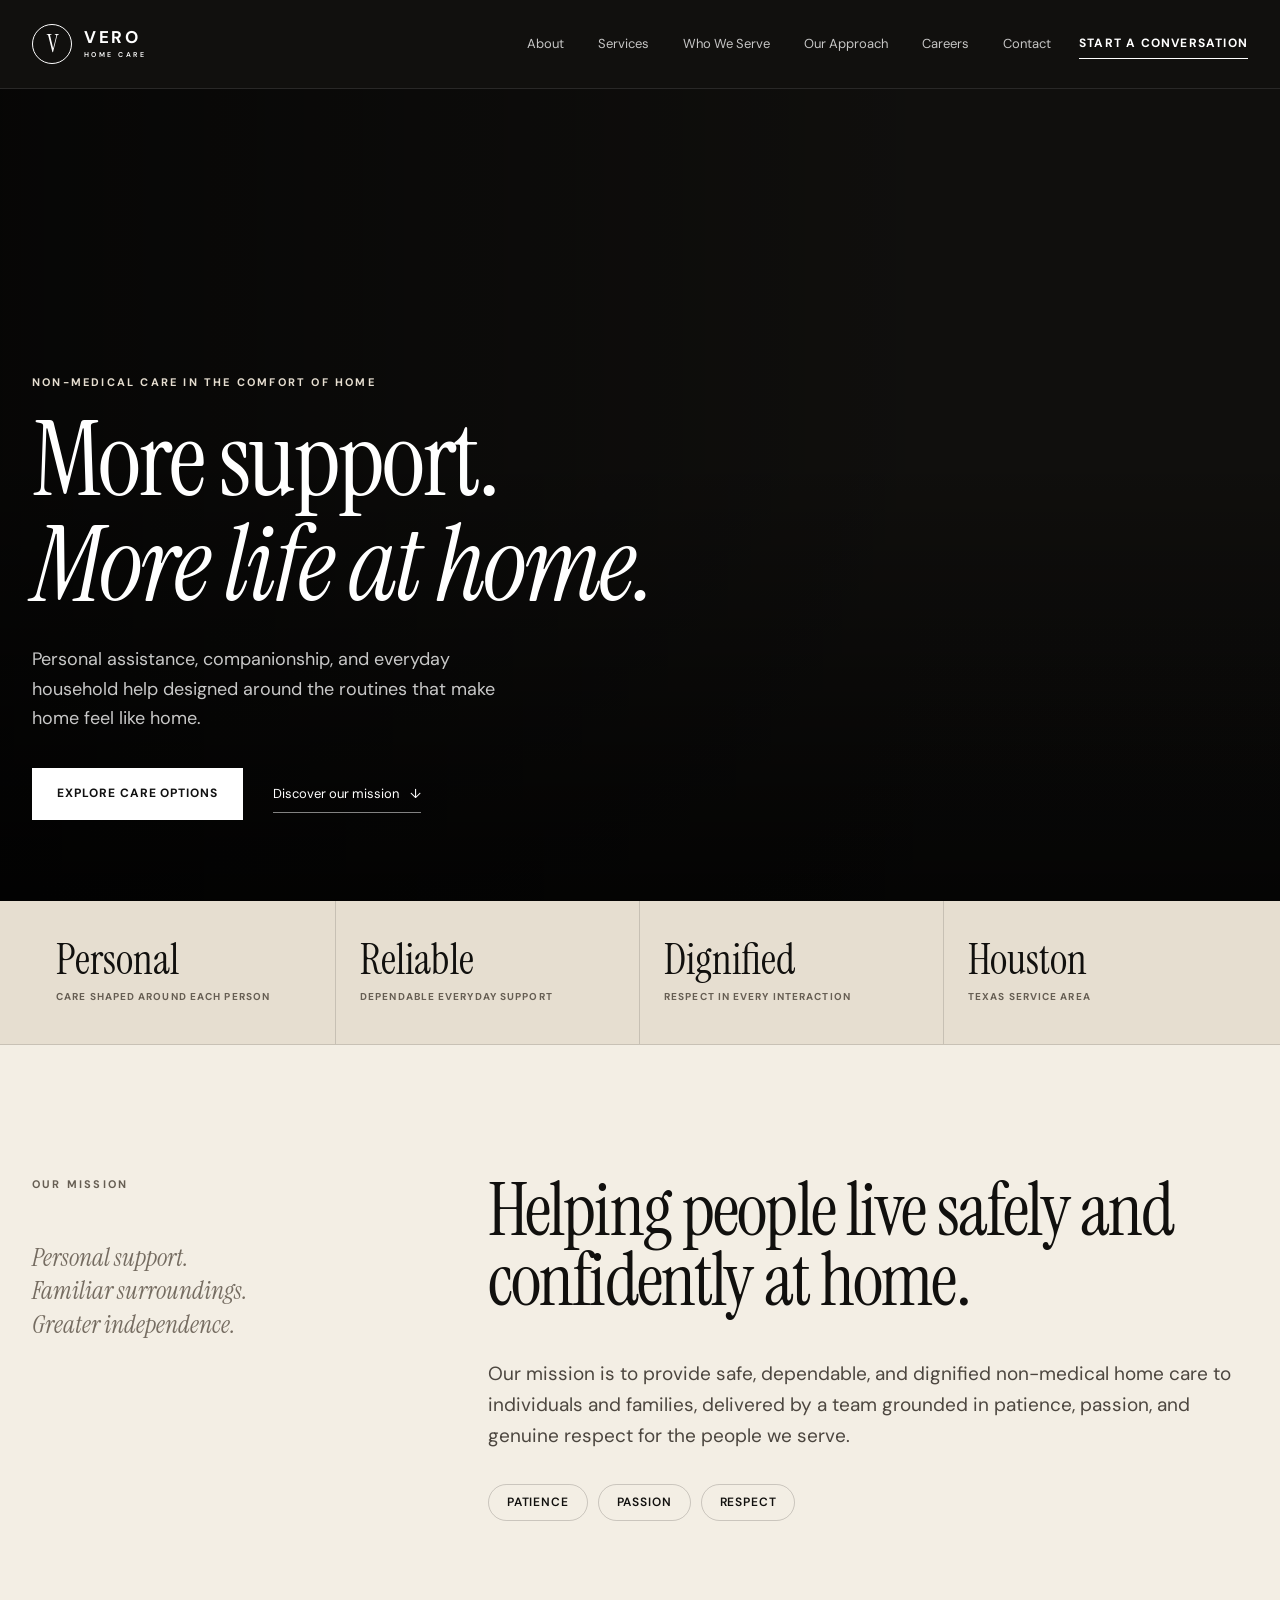
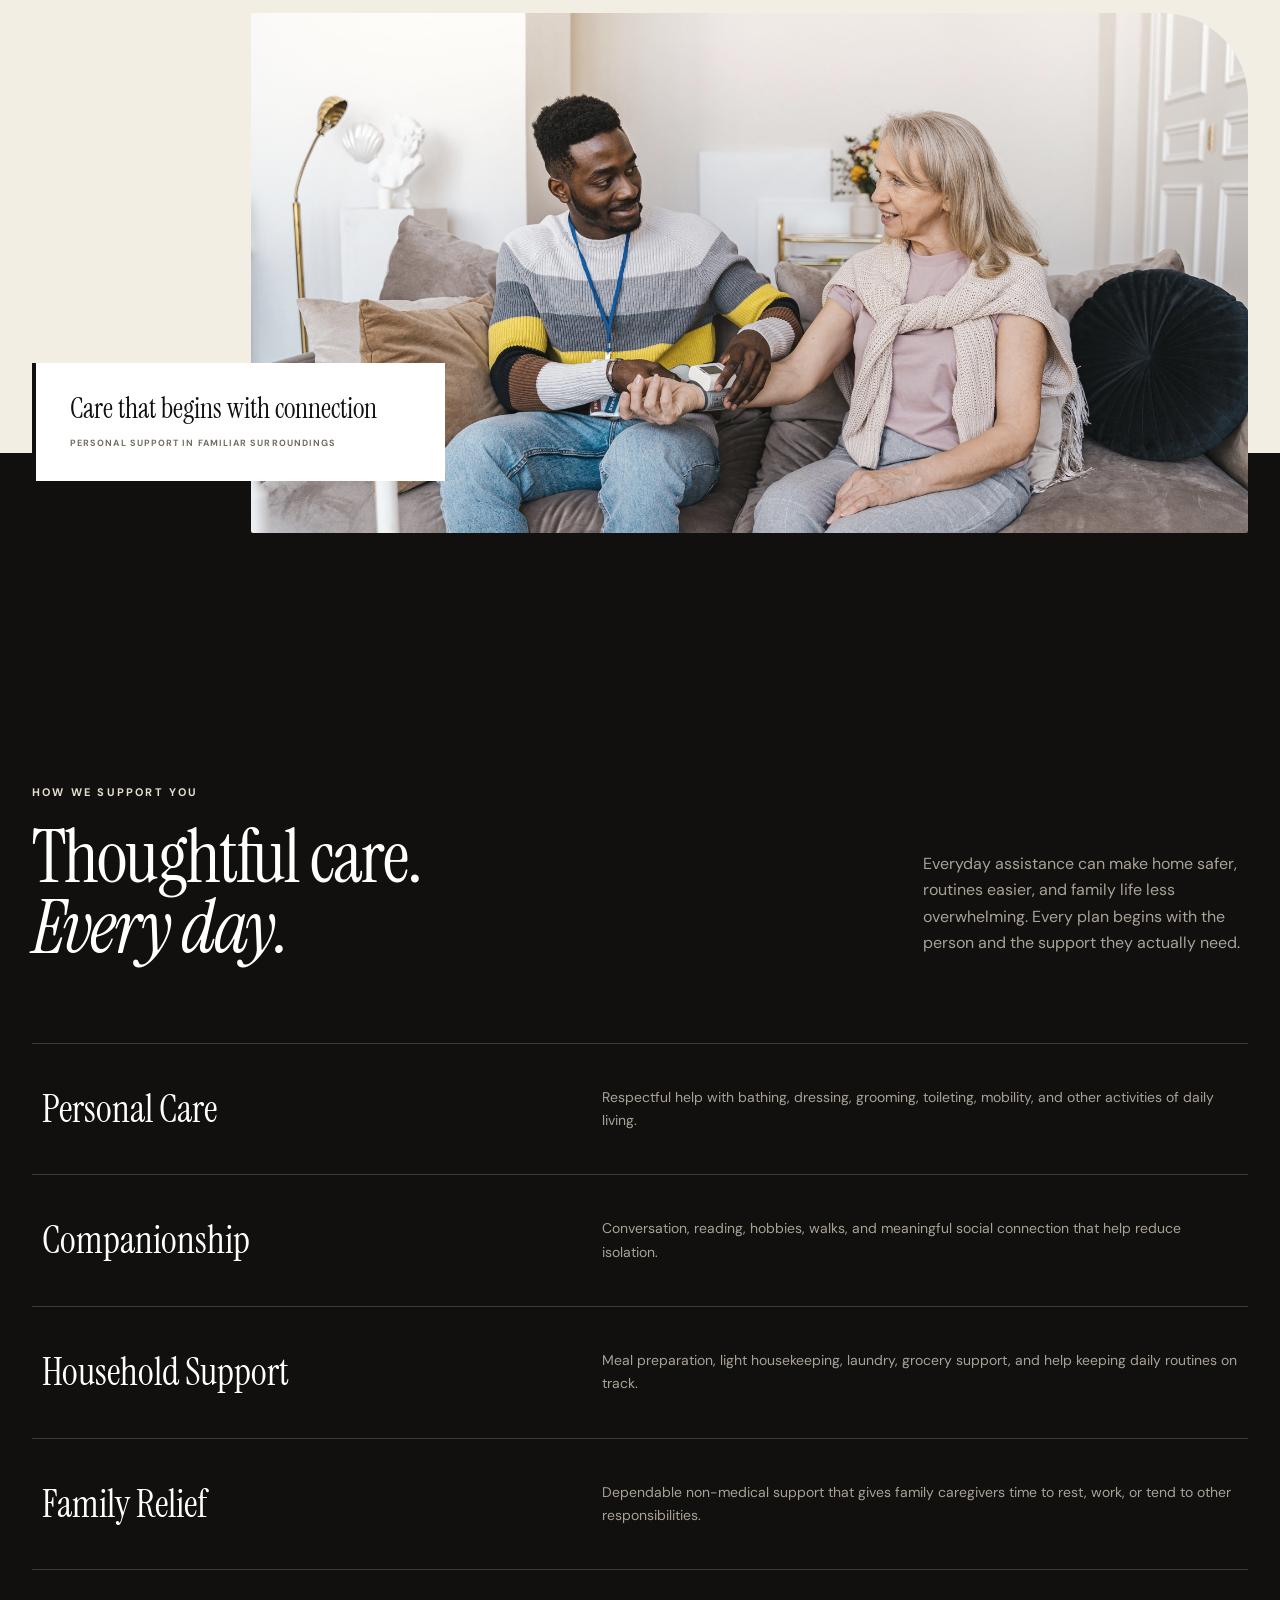
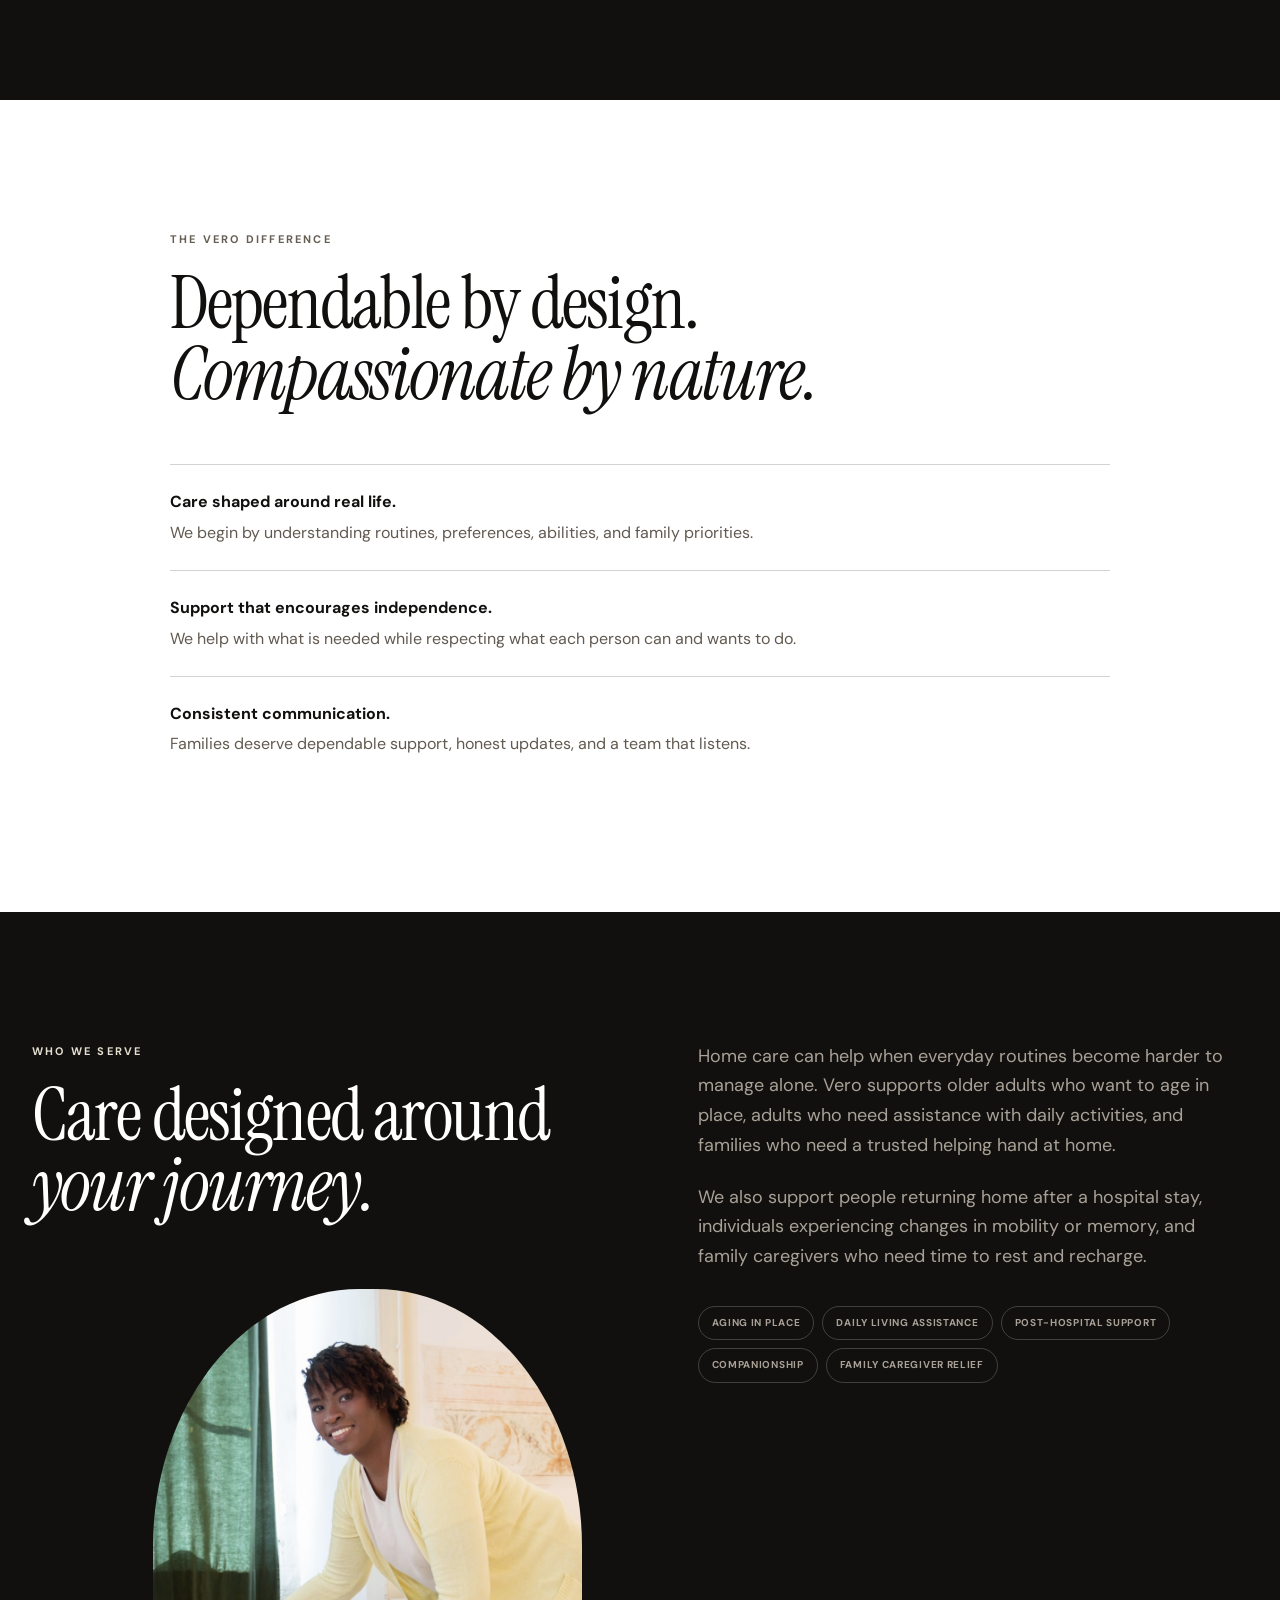
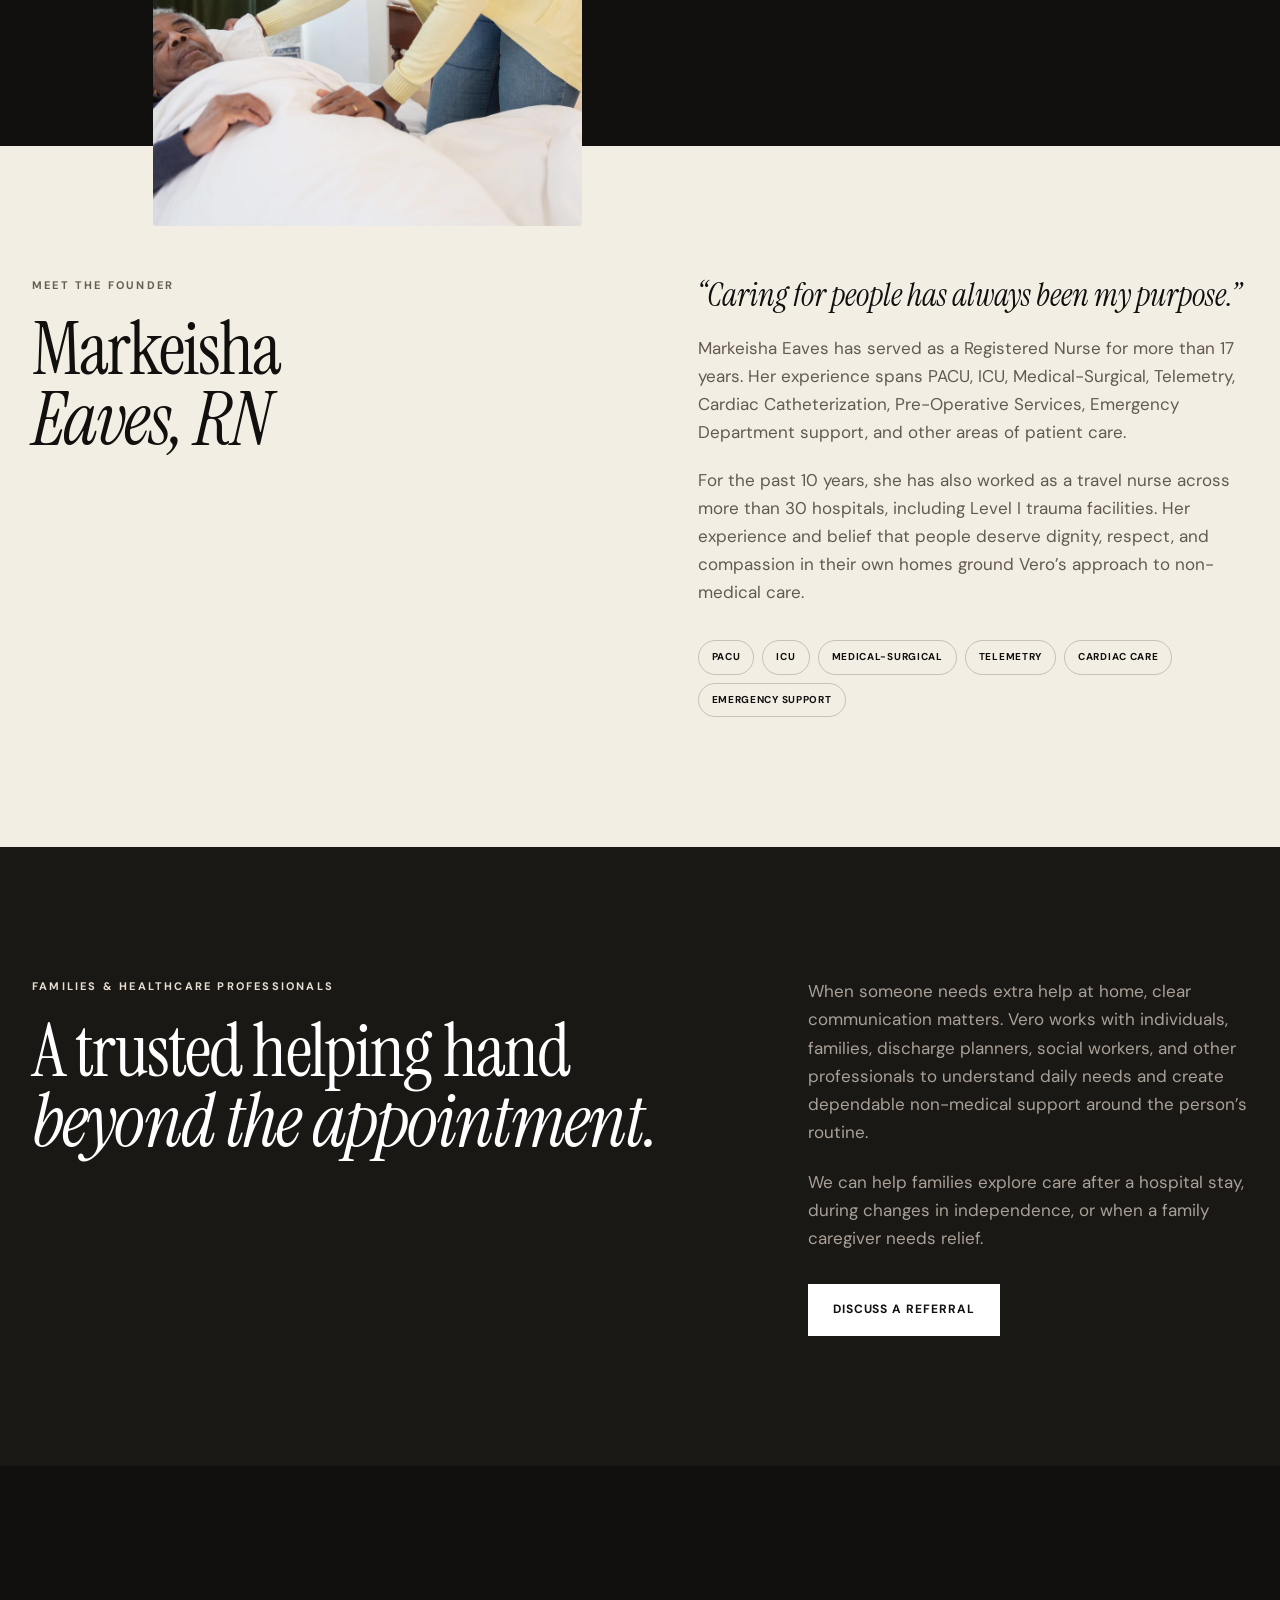
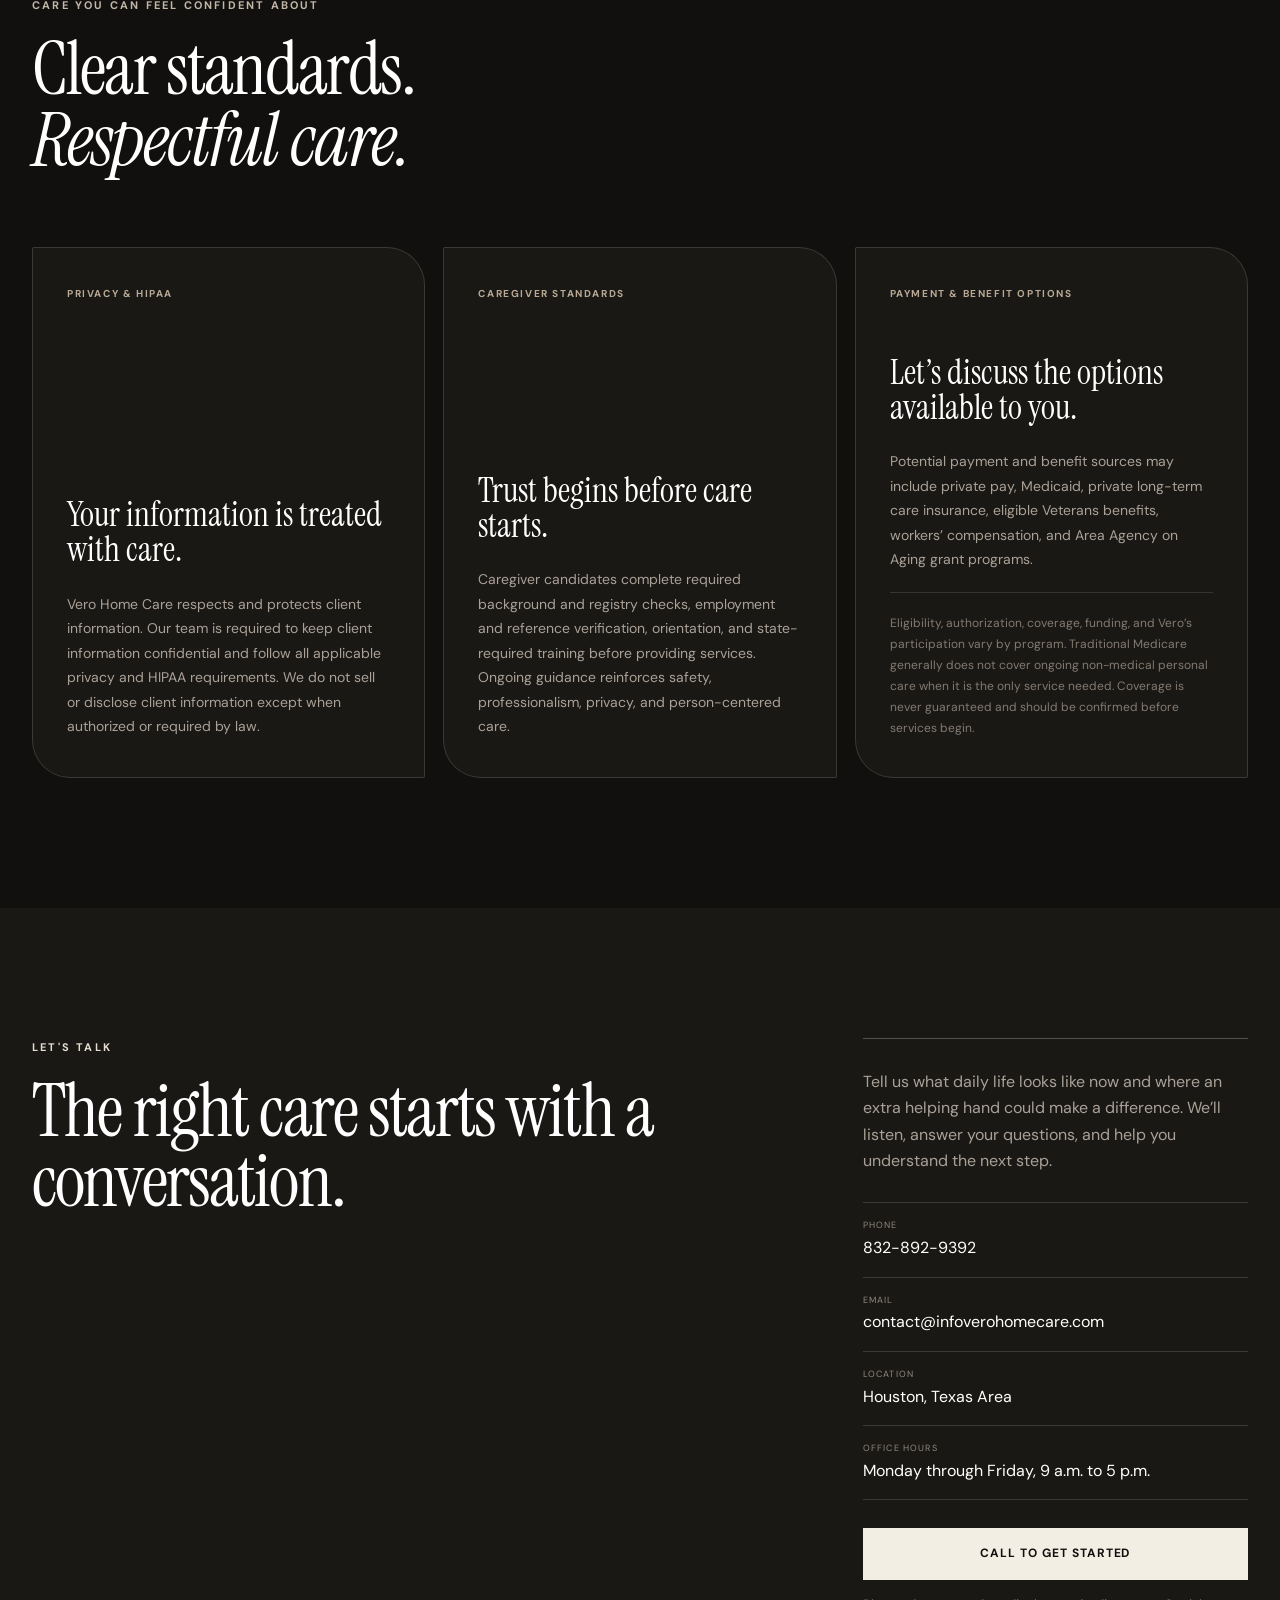
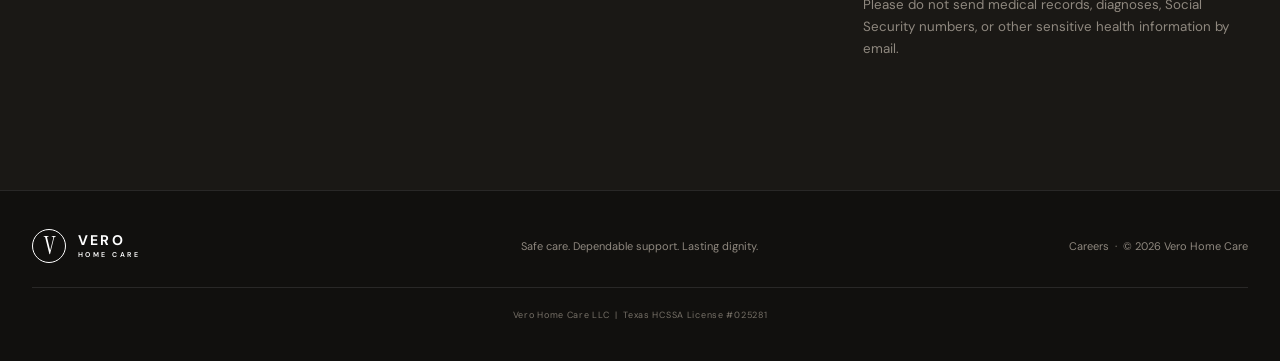
<file: index.html>
<!doctype html>
<html lang="en">
<head>
  <meta charset="utf-8">
  <meta name="viewport" content="width=device-width, initial-scale=1, viewport-fit=cover">
  <meta name="theme-color" content="#11100e">
  <meta name="description" content="Vero Home Care provides compassionate non-medical personal assistance, companionship, meal preparation, and household support in the Houston area.">
  <link rel="canonical" href="https://infoverohomecare.com/">
  <meta property="og:type" content="website">
  <meta property="og:site_name" content="Vero Home Care">
  <meta property="og:title" content="Vero Home Care | Care Rooted in Dignity">
  <meta property="og:description" content="Compassionate non-medical personal assistance that helps people remain safe, comfortable, and independent at home.">
  <meta property="og:url" content="https://infoverohomecare.com/">
  <title>Vero Home Care | Care Rooted in Dignity</title>
  <link rel="preconnect" href="https://fonts.googleapis.com">
  <link rel="preconnect" href="https://fonts.gstatic.com" crossorigin>
  <link href="https://fonts.googleapis.com/css2?family=DM+Sans:wght@400;500;600;700&family=Instrument+Serif:ital@0;1&display=swap" rel="stylesheet">
  <link rel="stylesheet" href="styles.css?v=20260905a">
  <link rel="stylesheet" href="mobile-fixes.css?v=20260906a">
  <style>
    .hero-video{position:absolute;inset:0;overflow:hidden;background:#11100e}
    .hero-video iframe{position:absolute;top:50%;left:50%;width:177.78vh;height:56.25vw;min-width:100%;min-height:100%;border:0;pointer-events:none;transform:translate(-50%,-50%)}
  </style>
</head>
<body>
  <a class="skip-link" href="#main">Skip to content</a>

  <header class="site-header">
    <nav class="nav shell" aria-label="Main navigation">
      <a class="brand" href="#home" aria-label="Vero Home Care home">
        <span class="brand-mark">V</span>
        <span>VERO <small>HOME CARE</small></span>
      </a>
      <div class="desktop-nav">
        <a href="#about">About</a>
        <a href="#services">Services</a>
        <a href="#who-we-serve">Who We Serve</a>
        <a href="#approach">Our Approach</a>
        <a href="careers.html">Careers</a>
        <a href="#contact">Contact</a>
      </div>
      <a class="header-cta" href="#contact">Start a conversation</a>
      <button class="menu-button" type="button" aria-label="Open menu" aria-expanded="false" aria-controls="mobile-nav">
        <span></span><span></span>
      </button>
    </nav>
    <div class="mobile-nav" id="mobile-nav" hidden>
      <a href="#about">About</a><a href="#services">Services</a><a href="#who-we-serve">Who We Serve</a>
      <a href="#approach">Our Approach</a><a href="careers.html">Careers</a><a href="#contact">Contact</a>
      <a class="button button-light" href="#contact">Start a conversation</a>
    </div>
  </header>

  <main id="main">
    <section class="hero" id="home">
      <div class="video-placeholder hero-video" aria-hidden="true">
        <iframe
          src="https://streamable.com/e/xfst18?autoplay=1&amp;muted=1&amp;nocontrols=1&amp;loop=1"
          title="Vero Home Care welcome video"
          allow="autoplay; fullscreen"
          loading="eager"
          tabindex="-1"
          style="position:absolute;top:50%;left:50%;width:177.78vh;height:56.25vw;min-width:100%;min-height:100%;border:0;pointer-events:none;transform:translate(-50%,-50%);">
        </iframe>
      </div>
      <div class="hero-shade"></div>
      <div class="hero-content shell">
        <p class="kicker reveal">Non-medical care in the comfort of home</p>
        <h1 class="reveal delay-1">More support.<br><em>More life<span class="phone-break"><br></span> at home.</em></h1>
        <p class="hero-copy reveal delay-2">Personal assistance, companionship, and everyday household help designed around the routines that make home feel like home.</p>
        <div class="hero-actions reveal delay-3">
          <a class="button button-light" href="#contact">Explore care options</a>
          <a class="text-link" href="#about">Discover our mission <span aria-hidden="true">&#8595;</span></a>
        </div>
      </div>
    </section>

    <section class="credentials" aria-label="Vero Home Care commitments">
      <div class="shell credential-grid">
        <div><strong>Personal</strong><span>Care shaped around each person</span></div>
        <div><strong>Reliable</strong><span>Dependable everyday support</span></div>
        <div><strong>Dignified</strong><span>Respect in every interaction</span></div>
        <div><strong>Houston</strong><span>Texas service area</span></div>
      </div>
    </section>

    <section class="intro section" id="about">
      <div class="shell intro-grid">
        <div>
          <p class="kicker dark reveal">Our mission</p>
          <p class="mission-note reveal">Personal support.<br>Familiar surroundings.<br>Greater independence.</p>
        </div>
        <div>
          <h2 class="display reveal">Helping people live safely and confidently at home.</h2>
          <p class="lead reveal">Our mission is to provide safe, dependable, and dignified non-medical home care to individuals and families, delivered by a team grounded in patience, passion, and genuine respect for the people we serve.</p>
          <div class="values reveal">
            <span>Patience</span><span>Passion</span><span>Respect</span>
          </div>
        </div>
      </div>
      <figure class="mission-image shell reveal">
        <img src="images/caregiver-conversation.jpg" alt="A caregiver sharing a warm moment with an older adult at home" loading="lazy">
        <figcaption><span>Care that begins with connection</span><small>Personal support in familiar surroundings</small></figcaption>
      </figure>
    </section>

    <section class="services section" id="services">
      <div class="shell">
        <div class="section-heading reveal">
          <div><p class="kicker">How we support you</p><h2 class="display">Thoughtful care.<br><em>Every day.</em></h2></div>
          <p>Everyday assistance can make home safer, routines easier, and family life less overwhelming. Every plan begins with the person and the support they actually need.</p>
        </div>
        <div class="service-list">
          <article class="service reveal"><h3>Personal Care</h3><p>Respectful help with bathing, dressing, grooming, toileting, mobility, and other activities of daily living.</p></article>
          <article class="service reveal"><h3>Companionship</h3><p>Conversation, reading, hobbies, walks, and meaningful social connection that help reduce isolation.</p></article>
          <article class="service reveal"><h3>Household Support</h3><p>Meal preparation, light housekeeping, laundry, grocery support, and help keeping daily routines on track.</p></article>
          <article class="service reveal"><h3>Family Relief</h3><p>Dependable non-medical support that gives family caregivers time to rest, work, or tend to other responsibilities.</p></article>
        </div>
      </div>
    </section>

    <section class="promise section" id="approach">
      <div class="shell promise-grid">
        <div class="promise-copy">
          <p class="kicker dark reveal">The Vero difference</p>
          <h2 class="display reveal">Dependable by design.<br><em>Compassionate by nature.</em></h2>
          <div class="principles">
            <div class="reveal"><span><strong>Care shaped around real life.</strong> We begin by understanding routines, preferences, abilities, and family priorities.</span></div>
            <div class="reveal"><span><strong>Support that encourages independence.</strong> We help with what is needed while respecting what each person can and wants to do.</span></div>
            <div class="reveal"><span><strong>Consistent communication.</strong> Families deserve dependable support, honest updates, and a team that listens.</span></div>
          </div>
        </div>
      </div>
    </section>

    <section class="audience section" id="who-we-serve">
      <div class="shell audience-grid">
        <div>
          <p class="kicker reveal">Who we serve</p>
          <h2 class="display reveal">Care designed around<br><em>your journey.</em></h2>
          <figure class="audience-image reveal">
            <img src="images/bedside-support.jpg" alt="A caregiver offering bedside support to an older adult at home" loading="lazy">
          </figure>
        </div>
        <div class="audience-copy reveal">
          <p>Home care can help when everyday routines become harder to manage alone. Vero supports older adults who want to age in place, adults who need assistance with daily activities, and families who need a trusted helping hand at home.</p>
          <p>We also support people returning home after a hospital stay, individuals experiencing changes in mobility or memory, and family caregivers who need time to rest and recharge.</p>
          <div class="audience-tags"><span>Aging in place</span><span>Daily living assistance</span><span>Post-hospital support</span><span>Companionship</span><span>Family caregiver relief</span></div>
        </div>
      </div>
    </section>

    <section class="founder section">
      <div class="shell founder-grid">
        <div>
          <p class="kicker dark reveal">Meet the founder</p>
          <h2 class="display reveal">Markeisha<br><em>Eaves, RN</em></h2>
        </div>
        <div class="founder-copy reveal">
          <p class="founder-lead">“Caring for people has always been my purpose.”</p>
          <p>Markeisha Eaves has served as a Registered Nurse for more than 17 years. Her experience spans PACU, ICU, Medical-Surgical, Telemetry, Cardiac Catheterization, Pre-Operative Services, Emergency Department support, and other areas of patient care.</p>
          <p>For the past 10 years, she has also worked as a travel nurse across more than 30 hospitals, including Level I trauma facilities. Her experience and belief that people deserve dignity, respect, and compassion in their own homes ground Vero’s approach to non-medical care.</p>
          <div class="specialties"><span>PACU</span><span>ICU</span><span>Medical-Surgical</span><span>Telemetry</span><span>Cardiac Care</span><span>Emergency Support</span></div>
        </div>
      </div>
    </section>

    <section class="referrals section">
      <div class="shell referral-grid">
        <div>
          <p class="kicker reveal">Families &amp; healthcare professionals</p>
          <h2 class="display reveal">A trusted helping hand<br><em>beyond the appointment.</em></h2>
        </div>
        <div class="referral-copy reveal">
          <p>When someone needs extra help at home, clear communication matters. Vero works with individuals, families, discharge planners, social workers, and other professionals to understand daily needs and create dependable non-medical support around the person’s routine.</p>
          <p>We can help families explore care after a hospital stay, during changes in independence, or when a family caregiver needs relief.</p>
          <a class="button button-light" href="#contact">Discuss a referral</a>
        </div>
      </div>
    </section>

    <section class="standards section" id="standards">
      <div class="shell">
        <div class="standards-heading reveal">
          <p class="kicker dark">Care you can feel confident about</p>
          <h2 class="display">Clear standards.<br><em>Respectful care.</em></h2>
        </div>
        <div class="standards-grid">
          <article class="standard-card reveal">
            <span class="standard-label">Privacy &amp; HIPAA</span>
            <h3>Your information is treated with care.</h3>
            <p>Vero Home Care respects and protects client information. Our team is required to keep client information confidential and follow all applicable privacy and HIPAA requirements. We do not sell or disclose client information except when authorized or required by law.</p>
          </article>
          <article class="standard-card reveal">
            <span class="standard-label">Caregiver standards</span>
            <h3>Trust begins before care starts.</h3>
            <p>Caregiver candidates complete required background and registry checks, employment and reference verification, orientation, and state-required training before providing services. Ongoing guidance reinforces safety, professionalism, privacy, and person-centered care.</p>
          </article>
          <article class="standard-card payment-card reveal">
            <span class="standard-label">Payment &amp; benefit options</span>
            <h3>Let’s discuss the options available to you.</h3>
            <p>Potential payment and benefit sources may include private pay, Medicaid, private long-term care insurance, eligible Veterans benefits, workers’ compensation, and Area Agency on Aging grant programs.</p>
            <p class="payment-note">Eligibility, authorization, coverage, funding, and Vero’s participation vary by program. Traditional Medicare generally does not cover ongoing non-medical personal care when it is the only service needed. Coverage is never guaranteed and should be confirmed before services begin.</p>
          </article>
        </div>
      </div>
    </section>

    <section class="contact section" id="contact">
      <div class="shell contact-grid">
        <div>
          <p class="kicker reveal">Let's talk</p>
          <h2 class="display reveal">The right care starts with a conversation.</h2>
        </div>
        <div class="contact-card reveal">
          <p>Tell us what daily life looks like now and where an extra helping hand could make a difference. We’ll listen, answer your questions, and help you understand the next step.</p>
          <div class="contact-details">
            <a href="tel:8328929392"><small>Phone</small>832-892-9392</a>
            <a href="mailto:contact@infoverohomecare.com"><small>Email</small>contact@infoverohomecare.com</a>
            <p><small>Location</small>Houston, Texas Area</p>
            <p><small>Office Hours</small>Monday through Friday, 9 a.m. to 5 p.m.</p>
          </div>
          <a class="button button-cream" href="tel:8328929392">Call to get started</a>
          <small>Please do not send medical records, diagnoses, Social Security numbers, or other sensitive health information by email.</small>
        </div>
      </div>
    </section>
  </main>

  <footer>
    <div class="shell footer-grid">
      <a class="brand footer-brand" href="#home"><span class="brand-mark">V</span><span>VERO <small>HOME CARE</small></span></a>
      <p>Safe care. Dependable support. Lasting dignity.</p>
      <p><a href="careers.html">Careers</a> &nbsp;·&nbsp; &copy; <span id="year"></span> Vero Home Care</p>
    </div>
    <p class="license-line">Vero Home Care LLC &nbsp;|&nbsp; Texas HCSSA License #025281</p>
  </footer>
  <script src="script.js?v=20260906a"></script>
</body>
</html>
</file>
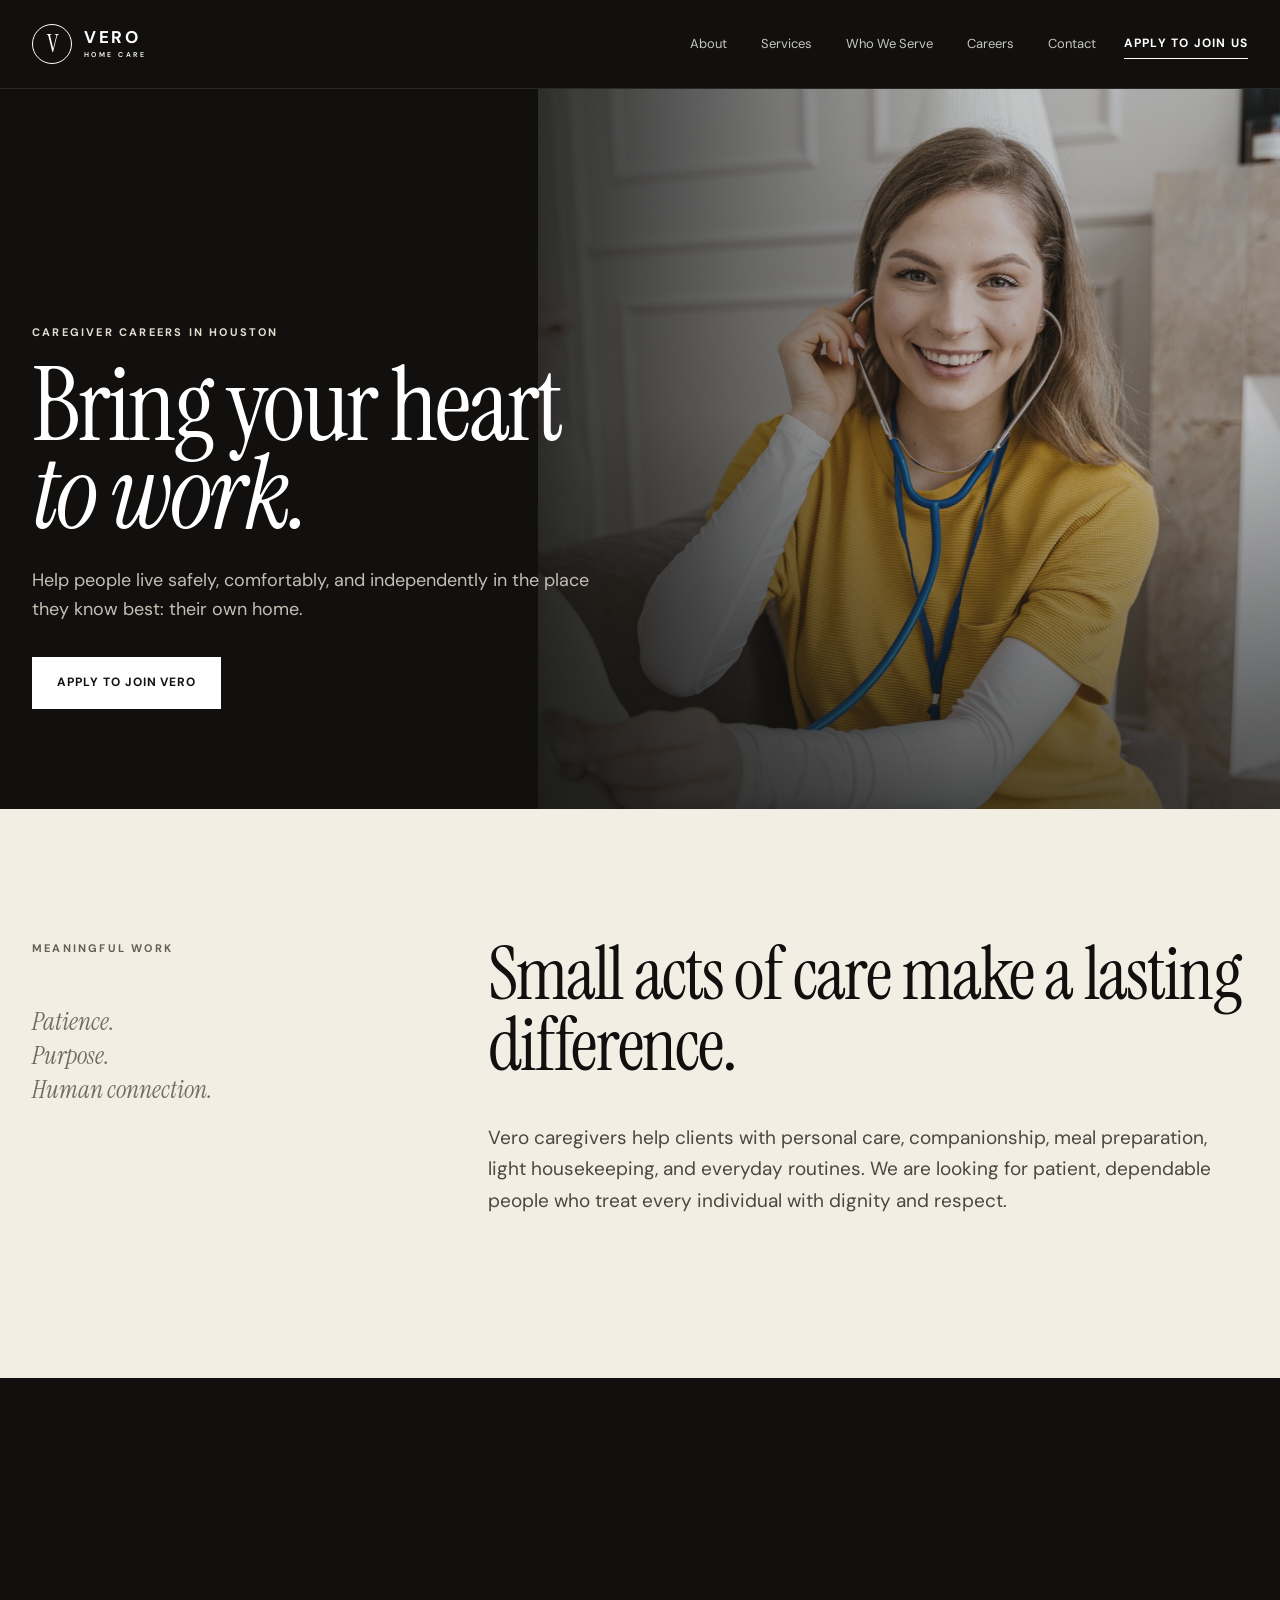
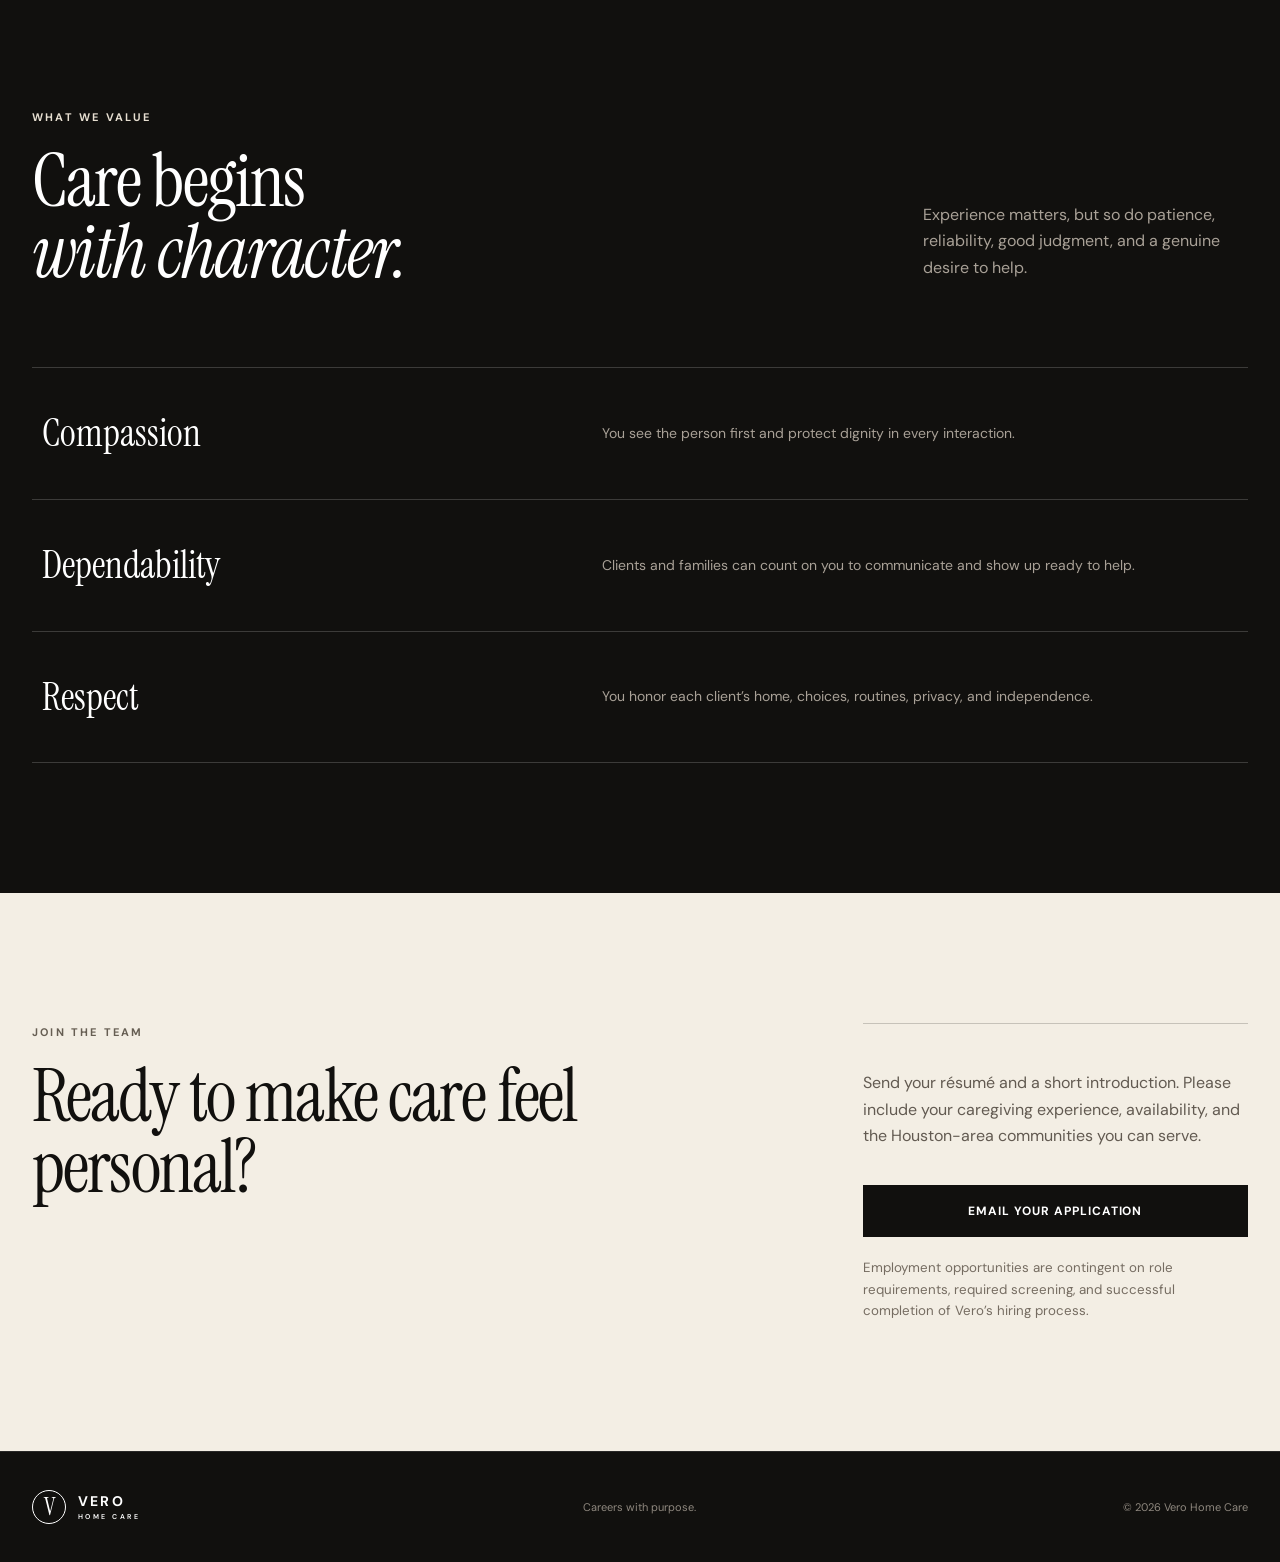
<file: careers.html>
<!doctype html>
<html lang="en">
<head>
  <meta charset="utf-8">
  <meta name="viewport" content="width=device-width, initial-scale=1, viewport-fit=cover">
  <meta name="theme-color" content="#11100e">
  <meta name="description" content="Explore caregiver careers with Vero Home Care in the Houston, Texas area.">
  <link rel="canonical" href="https://infoverohomecare.com/careers.html">
  <title>Caregiver Careers | Vero Home Care</title>
  <link rel="preconnect" href="https://fonts.googleapis.com">
  <link rel="preconnect" href="https://fonts.gstatic.com" crossorigin>
  <link href="https://fonts.googleapis.com/css2?family=DM+Sans:wght@400;500;600;700&family=Instrument+Serif:ital@0;1&display=swap" rel="stylesheet">
  <link rel="stylesheet" href="styles.css?v=20260905a">
  <link rel="stylesheet" href="mobile-fixes.css?v=20260906a">
</head>
<body class="career-page">
  <a class="skip-link" href="#main">Skip to content</a>
  <header class="site-header scrolled">
    <nav class="nav shell" aria-label="Main navigation">
      <a class="brand" href="index.html" aria-label="Vero Home Care home"><span class="brand-mark">V</span><span>VERO <small>HOME CARE</small></span></a>
      <div class="desktop-nav"><a href="index.html#about">About</a><a href="index.html#services">Services</a><a href="index.html#who-we-serve">Who We Serve</a><a href="careers.html">Careers</a><a href="index.html#contact">Contact</a></div>
      <a class="header-cta" href="#apply">Apply to join us</a>
      <button class="menu-button" type="button" aria-label="Open menu" aria-expanded="false" aria-controls="mobile-nav"><span></span><span></span></button>
    </nav>
    <div class="mobile-nav" id="mobile-nav" hidden><a href="index.html">Home</a><a href="index.html#services">Services</a><a href="index.html#who-we-serve">Who We Serve</a><a href="#apply">Apply</a></div>
  </header>
  <main id="main">
    <section class="career-hero">
      <img class="career-hero-image" src="images/caregiver-careers.jpg" alt="A professional caregiver smiling while supporting a client" fetchpriority="high">
      <div class="career-hero-shade" aria-hidden="true"></div>
      <div class="shell career-hero-content">
        <p class="kicker">Caregiver careers in Houston</p>
        <h1>Bring your heart<br><em>to work.</em></h1>
        <p>Help people live safely, comfortably, and independently in the place they know best: their own home.</p>
        <a class="button button-light" href="#apply">Apply to join Vero</a>
      </div>
    </section>
    <section class="section career-intro">
      <div class="shell intro-grid">
        <div><p class="kicker dark">Meaningful work</p><p class="mission-note">Patience.<br>Purpose.<br>Human connection.</p></div>
        <div><h2 class="display">Small acts of care make a lasting difference.</h2><p class="lead">Vero caregivers help clients with personal care, companionship, meal preparation, light housekeeping, and everyday routines. We are looking for patient, dependable people who treat every individual with dignity and respect.</p></div>
      </div>
    </section>
    <section class="services section">
      <div class="shell">
        <div class="section-heading"><div><p class="kicker">What we value</p><h2 class="display">Care begins<br><em>with character.</em></h2></div><p>Experience matters, but so do patience, reliability, good judgment, and a genuine desire to help.</p></div>
        <div class="service-list">
          <article class="service"><h3>Compassion</h3><p>You see the person first and protect dignity in every interaction.</p></article>
          <article class="service"><h3>Dependability</h3><p>Clients and families can count on you to communicate and show up ready to help.</p></article>
          <article class="service"><h3>Respect</h3><p>You honor each client’s home, choices, routines, privacy, and independence.</p></article>
        </div>
      </div>
    </section>
    <section class="section career-apply" id="apply">
      <div class="shell contact-grid">
        <div><p class="kicker dark">Join the team</p><h2 class="display">Ready to make care feel personal?</h2></div>
        <div class="apply-card"><p>Send your résumé and a short introduction. Please include your caregiving experience, availability, and the Houston-area communities you can serve.</p><a class="button" href="mailto:contact@infoverohomecare.com?subject=Caregiver%20Application%20-%20Vero%20Home%20Care">Email your application</a><small>Employment opportunities are contingent on role requirements, required screening, and successful completion of Vero’s hiring process.</small></div>
      </div>
    </section>
  </main>
  <footer><div class="shell footer-grid"><a class="brand footer-brand" href="index.html"><span class="brand-mark">V</span><span>VERO <small>HOME CARE</small></span></a><p>Careers with purpose.</p><p>&copy; <span id="year"></span> Vero Home Care</p></div></footer>
  <script src="script.js?v=20260906a"></script>
</body>
</html>
</file>
<file: styles.css>
:root{--black:#11100e;--black-2:#1a1815;--cream:#f3eee4;--cream-2:#e6ded0;--white:#fff;--muted:#a9a197;--line:rgba(17,16,14,.18);--max:1220px}*{box-sizing:border-box}html{scroll-behavior:smooth}body{margin:0;background:var(--cream);color:var(--black);font-family:"DM Sans",sans-serif;font-size:16px;line-height:1.65;-webkit-font-smoothing:antialiased}body.menu-open{overflow:hidden}a{color:inherit}.shell{width:min(var(--max),calc(100% - 64px));margin-inline:auto}.skip-link{position:fixed;left:16px;top:-60px;z-index:999;background:#fff;padding:12px 18px}.skip-link:focus{top:16px}.site-header{position:fixed;inset:0 0 auto;z-index:20;color:#fff;background:linear-gradient(to bottom,rgba(0,0,0,.6),transparent);transition:.3s}.site-header.scrolled{background:rgba(17,16,14,.95);backdrop-filter:blur(12px);border-bottom:1px solid rgba(255,255,255,.1)}.nav{height:88px;display:flex;align-items:center;justify-content:space-between;gap:28px}.brand{display:flex;align-items:center;gap:12px;text-decoration:none;font-size:17px;font-weight:700;line-height:.9;letter-spacing:.16em}.brand small{display:block;font-size:7px;font-weight:600;letter-spacing:.35em;margin-top:6px}.brand-mark{display:grid;place-items:center;width:40px;height:40px;border:1px solid currentColor;border-radius:50%;font-family:"Instrument Serif",serif;font-size:25px;font-weight:400;letter-spacing:0}.desktop-nav{display:flex;gap:34px;margin-left:auto}.desktop-nav a{font-size:13px;text-decoration:none;color:rgba(255,255,255,.76)}.desktop-nav a:hover{color:#fff}.header-cta{border-bottom:1px solid currentColor;text-decoration:none;font-size:12px;font-weight:700;text-transform:uppercase;letter-spacing:.1em;padding-block:5px}.menu-button{display:none;width:44px;height:44px;border:0;background:transparent;padding:11px;cursor:pointer}.menu-button span{height:1px;background:#fff;display:block;margin:7px 0}.mobile-nav{position:fixed;inset:76px 0 0;background:var(--black);padding:38px 24px;flex-direction:column;gap:22px}.mobile-nav:not([hidden]){display:flex}.mobile-nav>a:not(.button){font-family:"Instrument Serif",serif;font-size:32px;text-decoration:none}.hero{height:100svh;min-height:680px;position:relative;display:flex;align-items:flex-end;overflow:hidden;background:#191713;color:#fff}.video-placeholder{position:absolute;inset:0;background:radial-gradient(circle at 70% 35%,#4a4339 0,transparent 28%),linear-gradient(120deg,#141310 10%,#29251f 55%,#0e0d0b);display:grid;place-items:center}.video-grid{position:absolute;inset:0;opacity:.13;background-image:linear-gradient(rgba(255,255,255,.15) 1px,transparent 1px),linear-gradient(90deg,rgba(255,255,255,.15) 1px,transparent 1px);background-size:90px 90px;transform:perspective(700px) rotateX(58deg) scale(1.5);transform-origin:center bottom}.play{position:relative;z-index:1;width:92px;height:92px;border:1px solid rgba(255,255,255,.6);border-radius:50%;display:grid;place-items:center}.play span{width:0;height:0;border-top:9px solid transparent;border-bottom:9px solid transparent;border-left:14px solid white;margin-left:5px}.video-label{position:absolute;top:50%;margin-top:68px;font-size:10px;letter-spacing:.2em;text-transform:uppercase;color:rgba(255,255,255,.6)}.hero-shade{position:absolute;inset:0;background:linear-gradient(90deg,rgba(0,0,0,.62),rgba(0,0,0,.08) 72%),linear-gradient(to top,rgba(0,0,0,.72),transparent 55%)}.hero-content{position:relative;z-index:2;padding-bottom:9vh}.kicker{margin:0 0 20px;font-size:11px;font-weight:700;letter-spacing:.2em;text-transform:uppercase;color:var(--cream-2)}.kicker.dark{color:#665e53}.hero h1,.display{font-family:"Instrument Serif",serif;font-weight:400;letter-spacing:-.025em}.hero h1{font-size:clamp(4rem,8.2vw,8rem);line-height:.84;margin:0 0 30px;max-width:900px}.hero h1 em,.display em{font-weight:400}.hero-copy{max-width:500px;color:rgba(255,255,255,.78);font-size:18px;margin:0 0 34px}.hero-actions{display:flex;align-items:center;gap:30px}.button{display:inline-flex;min-height:52px;align-items:center;justify-content:center;padding:13px 25px;text-decoration:none;text-align:center;font-size:12px;font-weight:700;letter-spacing:.08em;text-transform:uppercase;transition:.2s}.button:hover{transform:translateY(-2px)}.button-light{background:#fff;color:#111}.button-cream{background:var(--cream);color:var(--black)}.text-link{text-decoration:none;border-bottom:1px solid rgba(255,255,255,.5);padding:8px 0;font-size:13px}.text-link span{margin-left:8px}.hero-index{position:absolute;right:4vw;bottom:9vh;z-index:2;font-size:10px;letter-spacing:.2em;display:flex;align-items:center;gap:12px}.hero-index span{width:45px;height:1px;background:#fff}.section{padding:130px 0}.intro{background:var(--cream)}.intro-grid{display:grid;grid-template-columns:1fr 2.15fr;gap:8vw}.section-number{font-family:"Instrument Serif",serif;font-size:70px;color:#c7beb0;margin:50px 0 0}.display{font-size:clamp(3rem,5.8vw,6rem);line-height:.95;margin:0}.lead{font-size:19px;max-width:760px;margin:42px 0 32px;color:#4c463f}.values{display:flex;flex-wrap:wrap;gap:10px}.values span{border:1px solid var(--line);border-radius:50px;padding:8px 18px;font-size:12px;font-weight:600;letter-spacing:.07em;text-transform:uppercase}.services{background:var(--black);color:#fff}.section-heading{display:grid;grid-template-columns:1.5fr .6fr;align-items:end;gap:80px;margin-bottom:80px}.section-heading>p{color:var(--muted);margin:0 0 6px}.service{display:grid;grid-template-columns:70px 1fr 1fr 50px;gap:30px;align-items:center;border-top:1px solid rgba(255,255,255,.18);padding:34px 10px;transition:.25s}.service:last-child{border-bottom:1px solid rgba(255,255,255,.18)}.service:hover{background:rgba(255,255,255,.04);padding-inline:24px}.service>span{font-size:11px;color:var(--muted)}.service h3{font-family:"Instrument Serif",serif;font-size:38px;font-weight:400;margin:0}.service p{color:var(--muted);margin:0;font-size:14px}.service i{font-size:24px;font-style:normal;text-align:right}.promise{background:#fff}.promise-grid{display:grid;grid-template-columns:.8fr 1.2fr;gap:9vw;align-items:center}.promise-art{aspect-ratio:4/5;display:flex;align-items:center;justify-content:center;position:relative;background:var(--cream);border-radius:50% 50% 4px 4px}.promise-art>span{font-family:"Instrument Serif",serif;font-size:clamp(10rem,22vw,20rem);line-height:1;color:#1a1815}.promise-art p{position:absolute;bottom:26px;text-transform:uppercase;letter-spacing:.18em;font-size:9px}.principles{margin-top:55px}.principles>div{display:grid;grid-template-columns:45px 1fr;gap:18px;border-top:1px solid var(--line);padding:24px 0}.principles b{font-size:10px;color:#82786c}.principles span{color:#625a51}.principles strong{display:block;color:var(--black);font-size:16px;margin-bottom:4px}.contact{background:var(--black-2);color:#fff}.contact-grid{display:grid;grid-template-columns:1.3fr .7fr;gap:9vw;align-items:start}.contact-card{border-top:1px solid rgba(255,255,255,.25);padding-top:30px}.contact-card p{color:var(--muted);margin:0 0 28px}.contact-card .button{width:100%}.contact-card small{display:block;color:#8f887f;margin-top:14px}footer{background:var(--black);color:#fff;border-top:1px solid rgba(255,255,255,.1);padding:38px 0}.footer-grid{display:grid;grid-template-columns:1fr 1fr 1fr;align-items:center}.footer-grid p{font-size:11px;color:#8f887f;margin:0}.footer-grid p:nth-child(2){text-align:center}.footer-grid p:last-child{text-align:right}.footer-brand{font-size:14px}.footer-brand .brand-mark{width:34px;height:34px}.reveal{opacity:0;transform:translateY(20px);transition:opacity .75s ease,transform .75s ease}.reveal.visible{opacity:1;transform:none}.delay-1{transition-delay:.1s}.delay-2{transition-delay:.2s}.delay-3{transition-delay:.3s}@media(prefers-reduced-motion:reduce){html{scroll-behavior:auto}.reveal{opacity:1;transform:none;transition:none}.button{transition:none}}@media(max-width:900px){.desktop-nav,.header-cta{display:none}.menu-button{display:block}.nav{height:76px}.hero{min-height:620px}.hero-index{display:none}.section{padding:94px 0}.intro-grid,.promise-grid,.contact-grid{grid-template-columns:1fr}.section-number{display:none}.section-heading{grid-template-columns:1fr;gap:28px}.service{grid-template-columns:45px 1fr 40px}.service p{grid-column:2/4}.promise-art{max-width:500px;width:100%;margin:auto}.footer-grid{grid-template-columns:1fr;gap:22px;text-align:center}.footer-brand{justify-content:center}.footer-grid p:nth-child(2),.footer-grid p:last-child{text-align:center}}@media(max-width:600px){.shell{width:min(100% - 40px,var(--max))}.hero{height:100svh;min-height:620px}.hero-content{padding-bottom:48px}.hero h1{font-size:clamp(3.5rem,18vw,5.1rem);line-height:.88}.hero-copy{font-size:16px}.hero-actions{align-items:stretch;flex-direction:column;gap:14px}.text-link{text-align:center;border:0}.play{width:72px;height:72px}.section{padding:76px 0}.display{font-size:clamp(2.8rem,14vw,4.5rem)}.lead{font-size:17px;margin-top:30px}.section-heading{margin-bottom:48px}.service{padding:25px 0;gap:12px}.service:hover{padding-inline:0;background:transparent}.service h3{font-size:30px}.contact-card{margin-top:12px}.mobile-nav{padding-bottom:max(38px,env(safe-area-inset-bottom))}}
</file>
<file: mobile-fixes.css>
/* Above-the-fold content must never depend on animation or script timing. */
.hero .reveal {
  opacity: 1;
  transform: none;
}

/* Navigation is a separate surface; hero media begins below it. */
.site-header {
  position: sticky;
  top: 0;
  z-index: 1000;
  background: #11100e;
  border-bottom: 1px solid rgba(255,255,255,.1);
  backdrop-filter: none;
  -webkit-backdrop-filter: none;
}

.site-header.scrolled {
  background: #11100e;
}

.hero {
  height: calc(100svh - 88px);
}

.hero h1 {
  line-height: .94;
}

.hero h1 em {
  display: inline-block;
  margin-top: .06em;
}

.phone-break { display: none; }

/* Keep the temporary video indicator out of the hero copy area. */
.video-placeholder {
  display: block;
}

.hero-video iframe {
  position: absolute;
  top: 50%;
  left: 50%;
  width: 177.78vh;
  height: 56.25vw;
  min-width: 100%;
  min-height: 100%;
  border: 0;
  pointer-events: none;
  transform: translate(-50%, -50%);
}

/* Explicit breakpoint ownership keeps the mobile control dependable. */
.menu-button {
  display: block;
  flex: 0 0 44px;
  position: relative;
  z-index: 2;
  border: 1px solid rgba(255, 255, 255, .5);
  border-radius: 50%;
  color: #fff;
  -webkit-tap-highlight-color: transparent;
}

.menu-button span {
  position: absolute;
  left: 11px;
  width: 20px;
  margin: 0;
  transition: top .2s ease, transform .2s ease;
}

.menu-button span:first-child { top: 17px; }
.menu-button span:last-child { top: 24px; }

.menu-button[aria-expanded="true"] span:first-child {
  top: 21px;
  transform: rotate(45deg);
}

.menu-button[aria-expanded="true"] span:last-child {
  top: 21px;
  transform: rotate(-45deg);
}

@media (min-width: 901px) {
  .menu-button { display: none; }
}

.credentials { background: #e6ded0; border-bottom: 1px solid rgba(17,16,14,.14); }
.service { grid-template-columns: 1fr 1.2fr; }
.mission-note { margin: 48px 0 0; font: italic 400 25px/1.35 "Instrument Serif",serif; color: #756c61; }
.mission-image { position: relative; margin-top: 92px; margin-bottom: -210px; z-index: 2; }
.mission-image img { display: block; width: 82%; height: 520px; margin-left: auto; object-fit: cover; object-position: center 44%; border-radius: 2px 86px 2px 2px; filter: saturate(.78); }
.mission-image figcaption { position: absolute; left: 0; bottom: 52px; width: 34%; padding: 31px 34px; background: #fff; border-left: 4px solid #11100e; }
.mission-image figcaption span { display: block; font: 400 28px/1.05 "Instrument Serif",serif; }
.mission-image figcaption small { display: block; margin-top: 12px; color: #756c61; font-size: 9px; font-weight: 700; letter-spacing: .12em; text-transform: uppercase; }
.services { padding-top: 330px; }
.principles > div { grid-template-columns: 1fr; }
.promise-grid { display: block; }
.promise-copy { max-width: 940px; margin: 0 auto; }
.promise-copy .display { max-width: 850px; }
.credential-grid { display: grid; grid-template-columns: repeat(4,1fr); }
.credential-grid > div { padding: 38px 24px; border-right: 1px solid rgba(17,16,14,.14); }
.credential-grid > div:last-child { border: 0; }
.credential-grid strong { display: block; font: 400 42px/1 "Instrument Serif",serif; }
.credential-grid span { display: block; margin-top: 8px; font-size: 10px; font-weight: 700; letter-spacing: .11em; text-transform: uppercase; color: #665e53; }
.audience { background: #11100e; color: #fff; }
.audience-grid,.founder-grid { display: grid; grid-template-columns: 1fr 1fr; gap: 9vw; }
.audience-copy { color: #a9a197; font-size: 18px; }
.audience-copy p { margin: 0 0 22px; }
.audience-image { width: 78%; margin: 68px 0 -210px auto; position: relative; z-index: 2; }
.audience-image img { display: block; width: 100%; aspect-ratio: 4/5; object-fit: cover; object-position: 52% center; border-radius: 48% 48% 3px 3px; filter: saturate(.82); }
.audience-tags,.specialties { display: flex; flex-wrap: wrap; gap: 8px; margin-top: 34px; }
.audience-tags span,.specialties span { padding: 8px 13px; border: 1px solid rgba(255,255,255,.2); border-radius: 50px; font-size: 10px; font-weight: 700; letter-spacing: .07em; text-transform: uppercase; }
.founder { background: #f3eee4; }
.founder-copy { color: #625a51; font-size: 17px; }
.founder-copy p { margin: 0 0 20px; }
.founder-lead { font: italic 400 32px/1.2 "Instrument Serif",serif; color: #11100e; }
.specialties span { border-color: rgba(17,16,14,.2); color: #11100e; }
.referrals { background: #1a1815; color: #fff; }
.referral-grid { display: grid; grid-template-columns: 1.2fr .8fr; gap: 9vw; align-items: start; }
.referral-copy { color: #a9a197; font-size: 17px; }
.referral-copy p { margin: 0 0 22px; }
.referral-copy .button { margin-top: 10px; }
.standards { background: #11100e; color: #fff; }
.standards-heading { max-width: 820px; margin-bottom: 72px; }
.standards-heading .kicker.dark { color: #c3b8a8; }
.standards-grid { display: grid; grid-template-columns: repeat(3,1fr); gap: 18px; }
.standard-card { min-height: 430px; padding: 38px 34px; display: flex; flex-direction: column; background: #1a1815; border: 1px solid rgba(255,255,255,.14); border-radius: 2px 38px 2px 38px; transition: transform .25s ease,border-color .25s ease,background .25s ease; }
.standard-card:hover { transform: translateY(-5px); border-color: rgba(255,255,255,.3); background: #201e1a; }
.standard-card.payment-card { display: flex; }
.standard-label { display: block; margin-bottom: auto; padding-bottom: 52px; color: #b9aa96; font-size: 10px; font-weight: 700; letter-spacing: .16em; text-transform: uppercase; }
.standard-card h3 { margin: 0 0 24px; color: #fff; font: 400 34px/1.04 "Instrument Serif",serif; }
.standard-card p { margin: 0; color: #aaa197; font-size: 14px; line-height: 1.75; }
.standard-card .payment-note { margin-top: 20px; padding-top: 20px; border-top: 1px solid rgba(255,255,255,.12); color: #827a71; font-size: 12px; }
.license-line { margin: 24px auto 0; padding-top: 20px; width: min(1220px,calc(100% - 64px)); border-top: 1px solid rgba(255,255,255,.1); color: #777168; text-align: center; font-size: 9px; letter-spacing: .08em; }
.contact-details { margin: 28px 0; border-top: 1px solid rgba(255,255,255,.15); }
.contact-details a,.contact-details p { display: block; padding: 15px 0; border-bottom: 1px solid rgba(255,255,255,.15); color: #fff; text-decoration: none; margin: 0; overflow-wrap: anywhere; }
.contact-details small { display: block; margin: 0 0 2px; color: #8f887f; font-size: 9px; letter-spacing: .13em; text-transform: uppercase; }
.footer-grid a { text-decoration: none; }
.career-hero { position: relative; min-height: 720px; padding: 190px 0 100px; display: flex; align-items: flex-end; overflow: hidden; color: #fff; background: #11100e; }
.career-hero-image { position: absolute; inset: 0 0 0 auto; width: 58%; height: 100%; object-fit: cover; object-position: center 24%; filter: saturate(.78); }
.career-hero-shade { position: absolute; inset: 0; background: linear-gradient(90deg,#11100e 12%,rgba(17,16,14,.94) 38%,rgba(17,16,14,.22) 75%),linear-gradient(0deg,rgba(17,16,14,.65),transparent 55%); }
.career-hero-content { position: relative; z-index: 1; }
.career-hero h1 { margin: 0 0 28px; font: 400 clamp(4rem,8vw,7.5rem)/.86 "Instrument Serif",serif; letter-spacing: -.025em; }
.career-hero p:not(.kicker) { max-width: 560px; margin: 0 0 32px; color: #c5beb5; font-size: 18px; }
.career-intro,.career-apply { background: #f3eee4; }
.apply-card { border-top: 1px solid rgba(17,16,14,.2); padding-top: 30px; color: #625a51; }
.apply-card .button { width: 100%; margin: 20px 0; background: #11100e; color: #fff; }
.apply-card small { display: block; line-height: 1.6; color: #756c61; }

@media (max-width: 900px) {
  .menu-button {
    display: block;
    flex: 0 0 44px;
    position: relative;
    z-index: 2;
    border: 1px solid rgba(255, 255, 255, .5);
    border-radius: 50%;
  }
  .mobile-nav {
    position: absolute;
    z-index: 1001;
    top: 100%;
    right: 0;
    bottom: auto;
    left: 0;
    height: calc(100vh - 76px);
    height: calc(100dvh - 76px);
    padding: 38px max(24px, env(safe-area-inset-right)) max(38px, env(safe-area-inset-bottom)) max(24px, env(safe-area-inset-left));
    overflow-y: auto;
    overscroll-behavior: contain;
    -webkit-overflow-scrolling: touch;
    background: #11100e;
  }
  .credential-grid { grid-template-columns: 1fr 1fr; }
  .credential-grid > div:nth-child(2) { border-right: 0; }
  .credential-grid > div { border-bottom: 1px solid rgba(17,16,14,.14); }
  .audience-grid,.founder-grid { grid-template-columns: 1fr; gap: 48px; }
  .mission-image { margin-top: 64px; margin-bottom: -130px; }
  .mission-image img { width: 88%; height: 430px; }
  .mission-image figcaption { bottom: 34px; width: 42%; }
  .services { padding-top: 230px; }
  .audience-image { width: min(520px,82%); margin: 52px auto 0; }
  .referral-grid { grid-template-columns: 1fr; gap: 42px; }
  .standards-grid { grid-template-columns: 1fr; }
  .standard-card { min-height: 0; }
  .standard-label { margin-bottom: 42px; padding-bottom: 0; }
  .service { grid-template-columns: 1fr; }
  .service p { grid-column: auto; }
  .career-hero { min-height: 650px; padding: 150px 0 72px; }
  .career-hero-image { width: 76%; }
  .career-hero-shade { background: linear-gradient(90deg,#11100e 5%,rgba(17,16,14,.91) 47%,rgba(17,16,14,.28)),linear-gradient(0deg,rgba(17,16,14,.72),transparent 60%); }
  .hero { height: calc(100svh - 76px); }
}

@media (max-width: 600px) {
  .shell {
    width: min(calc(100% - 40px), var(--max));
  }

  .hero h1 {
    font-size: clamp(3.1rem, 14.5vw, 4.4rem);
    line-height: .96;
  }
  .phone-break { display: inline; }

  .hero-copy { max-width: calc(100vw - 40px); }

  .credential-grid { grid-template-columns: 1fr; }
  .mission-image { width: 100%; margin-top: 50px; margin-bottom: 0; }
  .mission-image img { width: calc(100% - 20px); height: 360px; margin-left: 20px; border-radius: 2px 48px 2px 2px; }
  .mission-image figcaption { position: relative; left: 0; bottom: auto; width: calc(100% - 40px); margin: -58px 20px 0 0; padding: 24px; }
  .mission-image figcaption span { font-size: 25px; }
  .services { padding-top: 76px; }
  .audience-image { width: 88%; margin: 42px auto 4px; }
  .career-hero-image { width: 100%; opacity: .82; }
  .career-hero-shade { background: linear-gradient(90deg,rgba(17,16,14,.88),rgba(17,16,14,.28)),linear-gradient(0deg,#11100e 2%,rgba(17,16,14,.48) 62%); }
  .credential-grid > div { border-right: 0; padding: 25px 4px; display: grid; grid-template-columns: 95px 1fr; align-items: center; gap: 16px; }
  .credential-grid strong { font-size: 34px; }
  .credential-grid span { margin: 0; }
  .standard-card { padding: 32px 26px; border-radius: 2px 28px 2px 28px; }
  .license-line { width: calc(100% - 40px); }
}
</file>
